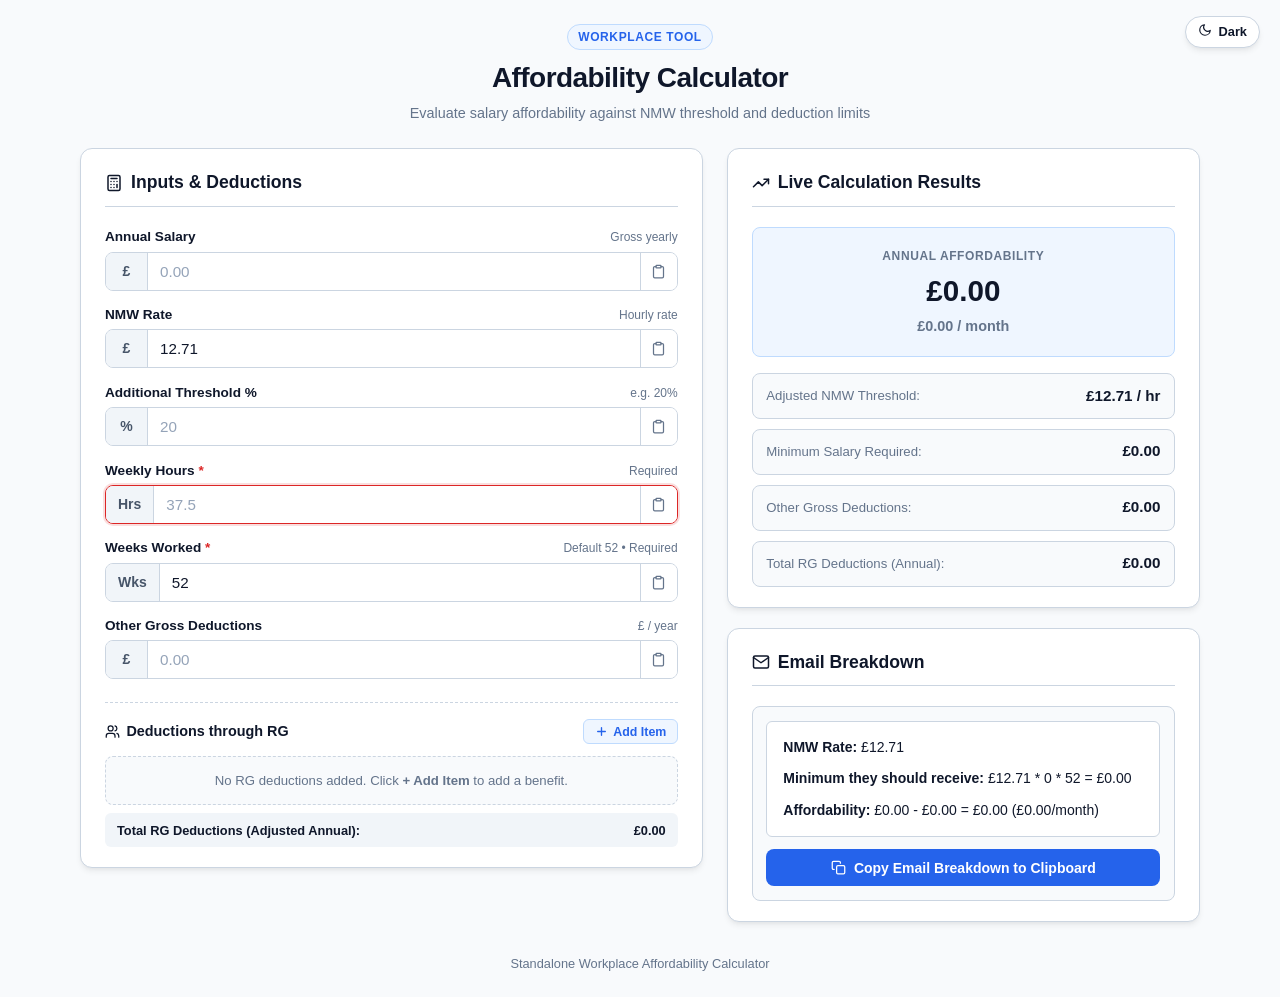
<file: index.html>
<!DOCTYPE html>
<html lang="en">
<head>
  <meta charset="UTF-8">
  <meta name="viewport" content="width=device-width, initial-scale=1.0">
  <title>Affordability Calculator</title>
  <style>
    :root {
      --bg: #f8fafc;
      --card-bg: #ffffff;
      --input-bg: #ffffff;
      --input-addon-bg: #f1f5f9;
      --input-addon-color: #475569;
      --primary: #2563eb;
      --primary-hover: #1d4ed8;
      --primary-light: #eff6ff;
      --primary-border: #bfdbfe;
      --success: #16a34a;
      --success-light: #f0fdf4;
      --success-border: #bbf7d0;
      --danger: #dc2626;
      --danger-light: #fef2f2;
      --danger-border: #fecaca;
      --text-main: #0f172a;
      --text-muted: #64748b;
      --border-color: #cbd5e1;
      --border-focus: #2563eb;
      --sub-bg: #f8fafc;
      --radius-sm: 6px;
      --radius-md: 8px;
      --radius-lg: 12px;
      --shadow: 0 4px 6px -1px rgb(0 0 0 / 0.07), 0 2px 4px -2px rgb(0 0 0 / 0.05);
      --font-sans: -apple-system, BlinkMacSystemFont, "Segoe UI", Roboto, Helvetica, Arial, sans-serif;
      --font-mono: ui-monospace, SFMono-Regular, Menlo, Monaco, Consolas, "Liberation Mono", monospace;
    }

    [data-theme="dark"] {
      --bg: #0b0f19;
      --card-bg: #151c2c;
      --input-bg: #1e293b;
      --input-addon-bg: #0f172a;
      --input-addon-color: #94a3b8;
      --primary: #3b82f6;
      --primary-hover: #60a5fa;
      --primary-light: rgba(59, 130, 246, 0.15);
      --primary-border: #1d4ed8;
      --success: #22c55e;
      --success-light: rgba(34, 197, 94, 0.15);
      --success-border: #15803d;
      --danger: #ef4444;
      --danger-light: rgba(239, 68, 68, 0.15);
      --danger-border: #b91c1c;
      --text-main: #f1f5f9;
      --text-muted: #94a3b8;
      --border-color: #2b3648;
      --border-focus: #3b82f6;
      --sub-bg: #0f172a;
      --shadow: 0 4px 6px -1px rgb(0 0 0 / 0.35), 0 2px 4px -2px rgb(0 0 0 / 0.25);
    }

    * {
      box-sizing: border-box;
      margin: 0;
      padding: 0;
    }

    body {
      background-color: var(--bg);
      color: var(--text-main);
      font-family: var(--font-sans);
      line-height: 1.5;
      padding: 1.5rem 1rem;
      min-height: 100vh;
      transition: background-color 0.2s, color 0.2s;
      position: relative;
    }

    .theme-toggle {
      position: absolute;
      top: 1rem;
      right: 1.25rem;
      display: inline-flex;
      align-items: center;
      gap: 0.4rem;
      background: var(--card-bg);
      color: var(--text-main);
      border: 1px solid var(--border-color);
      padding: 0.4rem 0.75rem;
      border-radius: 9999px;
      font-size: 0.8rem;
      font-weight: 600;
      cursor: pointer;
      box-shadow: var(--shadow);
      transition: background 0.2s, border-color 0.2s, color 0.2s;
      z-index: 99;
    }

    .theme-toggle:hover {
      border-color: var(--border-focus);
      background: var(--sub-bg);
    }

    .theme-toggle svg {
      width: 14px;
      height: 14px;
    }

    .container {
      max-width: 1120px;
      margin: 0 auto;
    }

    header {
      margin-bottom: 1.5rem;
      text-align: center;
    }

    .badge {
      display: inline-block;
      padding: 0.2rem 0.65rem;
      font-size: 0.75rem;
      font-weight: 600;
      text-transform: uppercase;
      letter-spacing: 0.05em;
      border-radius: 9999px;
      background: var(--primary-light);
      color: var(--primary);
      margin-bottom: 0.4rem;
      border: 1px solid var(--primary-border);
    }

    h1 {
      font-size: 1.75rem;
      font-weight: 700;
      letter-spacing: -0.02em;
    }

    p.subtitle {
      color: var(--text-muted);
      font-size: 0.9rem;
      margin-top: 0.25rem;
    }

    .layout-grid {
      display: grid;
      grid-template-columns: 1fr;
      gap: 1.5rem;
    }

    @media (min-width: 880px) {
      .layout-grid {
        grid-template-columns: 1.25fr 0.95fr;
        align-items: start;
      }
    }

    .card {
      background: var(--card-bg);
      border-radius: var(--radius-lg);
      border: 1px solid var(--border-color);
      box-shadow: var(--shadow);
      padding: 1.25rem 1.5rem;
    }

    .card-title {
      font-size: 1.1rem;
      font-weight: 600;
      margin-bottom: 1.25rem;
      display: flex;
      align-items: center;
      justify-content: space-between;
      padding-bottom: 0.65rem;
      border-bottom: 1px solid var(--border-color);
    }

    .card-title-text {
      display: flex;
      align-items: center;
      gap: 0.5rem;
    }

    .field-group {
      display: flex;
      flex-direction: column;
      gap: 0.9rem;
    }

    .field-row {
      display: flex;
      flex-direction: column;
      gap: 0.25rem;
    }

    .field-label {
      font-size: 0.85rem;
      font-weight: 600;
      color: var(--text-main);
      display: flex;
      justify-content: space-between;
      align-items: center;
    }

    .field-label span.hint {
      font-weight: 400;
      color: var(--text-muted);
      font-size: 0.75rem;
    }

    .input-wrapper {
      display: flex;
      align-items: stretch;
      border: 1px solid var(--border-color);
      border-radius: var(--radius-md);
      background: var(--input-bg);
      overflow: hidden;
      transition: border-color 0.15s, box-shadow 0.15s;
    }

    .input-wrapper:focus-within {
      border-color: var(--border-focus);
      box-shadow: 0 0 0 3px rgba(37, 99, 235, 0.15);
    }

    .input-wrapper.required-missing {
      border-color: var(--danger);
      box-shadow: 0 0 0 2px rgba(220, 38, 38, 0.15);
    }

    .addon {
      background: var(--input-addon-bg);
      color: var(--input-addon-color);
      font-weight: 600;
      padding: 0.5rem 0.75rem;
      font-size: 0.875rem;
      display: flex;
      align-items: center;
      border-right: 1px solid var(--border-color);
      user-select: none;
      min-width: 42px;
      justify-content: center;
    }

    .calc-input {
      flex: 1;
      border: none;
      outline: none;
      padding: 0.5rem 0.75rem;
      font-size: 0.95rem;
      font-family: inherit;
      color: var(--text-main);
      background: transparent;
      min-width: 0;
    }

    .calc-input::placeholder {
      color: #94a3b8;
    }

    .paste-btn {
      background: var(--input-bg);
      border: none;
      border-left: 1px solid var(--border-color);
      color: var(--text-muted);
      padding: 0 0.65rem;
      display: flex;
      align-items: center;
      justify-content: center;
      cursor: pointer;
      position: relative;
      transition: background 0.15s, color 0.15s;
    }

    .paste-btn:hover {
      background: var(--input-addon-bg);
      color: var(--primary);
    }

    .paste-btn svg {
      width: 15px;
      height: 15px;
    }

    .paste-feedback {
      position: absolute;
      bottom: calc(100% + 4px);
      right: 0;
      background: #1e293b;
      color: #fff;
      font-size: 0.7rem;
      padding: 2px 6px;
      border-radius: 4px;
      opacity: 0;
      pointer-events: none;
      transition: opacity 0.2s;
      white-space: nowrap;
      z-index: 10;
    }

    .paste-feedback.show {
      opacity: 1;
    }

    /* RG Deductions Section */
    .rg-section {
      margin-top: 0.5rem;
      padding-top: 1rem;
      border-top: 1px dashed var(--border-color);
    }

    .rg-header {
      display: flex;
      justify-content: space-between;
      align-items: center;
      margin-bottom: 0.75rem;
    }

    .rg-title {
      font-size: 0.9rem;
      font-weight: 700;
      color: var(--text-main);
      display: flex;
      align-items: center;
      gap: 0.4rem;
    }

    .btn-add-item {
      display: inline-flex;
      align-items: center;
      gap: 0.35rem;
      background: var(--primary-light);
      color: var(--primary);
      border: 1px solid var(--primary-border);
      padding: 0.3rem 0.65rem;
      font-size: 0.775rem;
      font-weight: 600;
      border-radius: var(--radius-sm);
      cursor: pointer;
      transition: background 0.15s;
    }

    .btn-add-item:hover {
      background: #dbeafe;
    }

    .rg-list {
      display: flex;
      flex-direction: column;
      gap: 0.75rem;
    }

    .rg-item-card {
      background: var(--sub-bg);
      border: 1px solid var(--border-color);
      border-radius: var(--radius-md);
      padding: 0.75rem;
      display: flex;
      flex-direction: column;
      gap: 0.5rem;
      position: relative;
    }

    .rg-item-top {
      display: grid;
      grid-template-columns: 1.2fr 1fr auto;
      gap: 0.5rem;
      align-items: center;
    }

    .rg-item-bottom {
      display: flex;
      align-items: center;
      justify-content: space-between;
      flex-wrap: wrap;
      gap: 0.5rem;
      padding-top: 0.4rem;
      border-top: 1px dotted var(--border-color);
      font-size: 0.8rem;
    }

    .period-checkbox-wrapper {
      display: inline-flex;
      align-items: center;
      gap: 0.4rem;
      cursor: pointer;
      user-select: none;
      font-weight: 500;
      color: var(--text-main);
    }

    .period-checkbox-wrapper input[type="checkbox"] {
      cursor: pointer;
      width: 14px;
      height: 14px;
    }

    .period-input-group {
      display: inline-flex;
      align-items: center;
      gap: 0.35rem;
    }

    .period-input-wrapper {
      display: inline-flex;
      align-items: center;
      border: 1px solid var(--border-color);
      border-radius: var(--radius-sm);
      background: var(--input-bg);
      overflow: hidden;
      width: 85px;
    }

    .period-input-wrapper input {
      width: 100%;
      border: none;
      outline: none;
      padding: 0.2rem 0.4rem;
      font-size: 0.8rem;
      text-align: right;
      color: var(--text-main);
      background: transparent;
    }

    .period-addon {
      background: var(--input-addon-bg);
      font-size: 0.75rem;
      color: var(--input-addon-color);
      padding: 0.2rem 0.35rem;
      border-left: 1px solid var(--border-color);
    }

    .period-adjusted-note {
      font-size: 0.75rem;
      color: var(--primary);
      font-weight: 600;
    }

    .btn-remove-rg {
      background: transparent;
      border: 1px solid transparent;
      color: #94a3b8;
      border-radius: var(--radius-sm);
      padding: 0.35rem;
      display: inline-flex;
      align-items: center;
      justify-content: center;
      cursor: pointer;
      transition: color 0.15s, background 0.15s;
    }

    .btn-remove-rg:hover {
      color: var(--danger);
      background: var(--danger-light);
      border-color: var(--danger-border);
    }

    .rg-summary-bar {
      margin-top: 0.5rem;
      padding: 0.45rem 0.75rem;
      background: var(--input-addon-bg);
      border-radius: var(--radius-sm);
      display: flex;
      justify-content: space-between;
      align-items: center;
      font-size: 0.8rem;
      font-weight: 600;
      color: var(--text-main);
    }

    /* Right column: Results & Email */
    .results-stack {
      display: flex;
      flex-direction: column;
      gap: 1.25rem;
    }

    .highlight-card {
      border-radius: var(--radius-md);
      padding: 1.15rem;
      background: var(--primary-light);
      border: 1px solid var(--primary-border);
      text-align: center;
      transition: background 0.2s, border-color 0.2s;
    }

    .highlight-card.positive {
      background: var(--success-light);
      border-color: var(--success-border);
    }

    .highlight-card.negative {
      background: var(--danger-light);
      border-color: var(--danger-border);
    }

    .highlight-label {
      font-size: 0.75rem;
      font-weight: 700;
      text-transform: uppercase;
      letter-spacing: 0.05em;
      color: var(--text-muted);
      margin-bottom: 0.25rem;
    }

    .highlight-value {
      font-size: 1.85rem;
      font-weight: 800;
      color: var(--text-main);
      font-variant-numeric: tabular-nums;
    }

    .highlight-sub {
      font-size: 0.9rem;
      font-weight: 600;
      margin-top: 0.2rem;
      color: var(--text-muted);
    }

    .positive .highlight-value {
      color: var(--success);
    }

    .negative .highlight-value {
      color: var(--danger);
    }

    .metrics-grid {
      display: grid;
      grid-template-columns: 1fr;
      gap: 0.65rem;
      margin-top: 1rem;
    }

    .metric-box {
      background: var(--sub-bg);
      border: 1px solid var(--border-color);
      border-radius: var(--radius-md);
      padding: 0.65rem 0.85rem;
      display: flex;
      justify-content: space-between;
      align-items: center;
    }

    .metric-label {
      font-size: 0.825rem;
      color: var(--text-muted);
      font-weight: 500;
    }

    .metric-value {
      font-size: 0.95rem;
      font-weight: 700;
      color: var(--text-main);
      font-variant-numeric: tabular-nums;
    }

    .btn {
      display: inline-flex;
      align-items: center;
      justify-content: center;
      gap: 0.5rem;
      padding: 0.6rem 1rem;
      font-size: 0.875rem;
      font-weight: 600;
      border-radius: var(--radius-md);
      cursor: pointer;
      transition: background 0.15s, border-color 0.15s;
      border: 1px solid transparent;
      width: 100%;
    }

    .btn-primary {
      background: var(--primary);
      color: #fff;
    }

    .btn-primary:hover {
      background: var(--primary-hover);
    }

    .btn-outline {
      background: var(--card-bg);
      color: var(--text-main);
      border-color: var(--border-color);
    }

    .btn-outline:hover {
      background: var(--sub-bg);
      border-color: var(--text-muted);
    }

    .email-container {
      background: var(--sub-bg);
      border: 1px solid var(--border-color);
      border-radius: var(--radius-md);
      padding: 0.85rem;
    }

    .email-preview {
      width: 100%;
      min-height: 110px;
      padding: 0.85rem 1rem;
      font-family: var(--font-sans);
      font-size: 0.875rem;
      line-height: 1.65;
      background: var(--input-bg);
      color: var(--text-main);
      border: 1px solid var(--border-color);
      border-radius: var(--radius-sm);
      word-break: break-word;
      user-select: all;
    }

    .email-line {
      margin-bottom: 0.55rem;
    }

    .email-line:last-child {
      margin-bottom: 0;
    }

    .email-line strong {
      font-weight: 700;
      color: var(--text-main);
    }

    .email-actions {
      display: flex;
      margin-top: 0.75rem;
    }

    .toast {
      position: fixed;
      bottom: 1.5rem;
      right: 1.5rem;
      background: #0f172a;
      color: #fff;
      padding: 0.65rem 1rem;
      border-radius: var(--radius-md);
      font-size: 0.85rem;
      font-weight: 500;
      box-shadow: 0 10px 15px -3px rgba(0,0,0,0.2);
      transform: translateY(100px);
      opacity: 0;
      transition: all 0.2s cubic-bezier(0.16, 1, 0.3, 1);
      display: flex;
      align-items: center;
      gap: 0.5rem;
      z-index: 100;
    }

    .toast.show {
      transform: translateY(0);
      opacity: 1;
    }

    footer {
      margin-top: 2rem;
      text-align: center;
      color: var(--text-muted);
      font-size: 0.8rem;
    }
  </style>
</head>
<body>

<button type="button" class="theme-toggle" id="themeToggle" title="Toggle dark/light mode" aria-label="Toggle theme">
  <span id="themeIcon">
    <svg viewBox="0 0 24 24" fill="none" stroke="currentColor" stroke-width="2" stroke-linecap="round" stroke-linejoin="round"><path d="M21 12.79A9 9 0 1 1 11.21 3 7 7 0 0 0 21 12.79z"></path></svg>
  </span>
  <span id="themeText">Dark</span>
</button>

<div class="container">
  <header>
    <div class="badge">Workplace Tool</div>
    <h1>Affordability Calculator</h1>
    <p class="subtitle">Evaluate salary affordability against NMW threshold and deduction limits</p>
  </header>

  <div class="layout-grid">
    <!-- LEFT: INPUTS -->
    <div class="card">
      <div class="card-title">
        <div class="card-title-text">
          <svg width="18" height="18" viewBox="0 0 24 24" fill="none" stroke="currentColor" stroke-width="2" stroke-linecap="round" stroke-linejoin="round"><rect x="4" y="2" width="16" height="20" rx="2"/><line x1="8" y1="6" x2="16" y2="6"/><line x1="16" y1="14" x2="16" y2="18"/><path d="M16 10h.01"/><path d="M12 10h.01"/><path d="M8 10h.01"/><path d="M12 14h.01"/><path d="M8 14h.01"/><path d="M12 18h.01"/><path d="M8 18h.01"/></svg>
          Inputs & Deductions
        </div>
      </div>

      <div class="field-group">
        <!-- Annual Salary -->
        <div class="field-row">
          <label class="field-label" for="annualSalary">
            Annual Salary
            <span class="hint">Gross yearly</span>
          </label>
          <div class="input-wrapper">
            <span class="addon">£</span>
            <input type="text" inputmode="decimal" id="annualSalary" class="calc-input main-input" placeholder="0.00">
            <button type="button" class="paste-btn" tabindex="-1" data-target="annualSalary" title="Paste from clipboard">
              <svg viewBox="0 0 24 24" fill="none" stroke="currentColor" stroke-width="2" stroke-linecap="round" stroke-linejoin="round"><path d="M16 4h2a2 2 0 0 1 2 2v14a2 2 0 0 1-2 2H6a2 2 0 0 1-2-2V6a2 2 0 0 1 2-2h2"/><rect x="8" y="2" width="8" height="4" rx="1" ry="1"/></svg>
              <div class="paste-feedback">Pasted!</div>
            </button>
          </div>
        </div>

        <!-- NMW Rate -->
        <div class="field-row">
          <label class="field-label" for="nmwRate">
            NMW Rate
            <span class="hint">Hourly rate</span>
          </label>
          <div class="input-wrapper">
            <span class="addon">£</span>
            <input type="text" inputmode="decimal" id="nmwRate" class="calc-input main-input" placeholder="12.71" value="12.71">
            <button type="button" class="paste-btn" tabindex="-1" data-target="nmwRate" title="Paste from clipboard">
              <svg viewBox="0 0 24 24" fill="none" stroke="currentColor" stroke-width="2" stroke-linecap="round" stroke-linejoin="round"><path d="M16 4h2a2 2 0 0 1 2 2v14a2 2 0 0 1-2 2H6a2 2 0 0 1-2-2V6a2 2 0 0 1 2-2h2"/><rect x="8" y="2" width="8" height="4" rx="1" ry="1"/></svg>
              <div class="paste-feedback">Pasted!</div>
            </button>
          </div>
        </div>

        <!-- Additional Threshold % -->
        <div class="field-row">
          <label class="field-label" for="thresholdPct">
            Additional Threshold %
            <span class="hint">e.g. 20%</span>
          </label>
          <div class="input-wrapper">
            <span class="addon">%</span>
            <input type="text" inputmode="decimal" id="thresholdPct" class="calc-input main-input" placeholder="20">
            <button type="button" class="paste-btn" tabindex="-1" data-target="thresholdPct" title="Paste from clipboard">
              <svg viewBox="0 0 24 24" fill="none" stroke="currentColor" stroke-width="2" stroke-linecap="round" stroke-linejoin="round"><path d="M16 4h2a2 2 0 0 1 2 2v14a2 2 0 0 1-2 2H6a2 2 0 0 1-2-2V6a2 2 0 0 1 2-2h2"/><rect x="8" y="2" width="8" height="4" rx="1" ry="1"/></svg>
              <div class="paste-feedback">Pasted!</div>
            </button>
          </div>
        </div>

        <!-- Weekly Hours -->
        <div class="field-row">
          <label class="field-label" for="weeklyHours">
            <span>Weekly Hours <span style="color: var(--danger); font-weight: 700;">*</span></span>
            <span class="hint">Required</span>
          </label>
          <div class="input-wrapper" id="weeklyHoursWrapper">
            <span class="addon">Hrs</span>
            <input type="text" inputmode="decimal" id="weeklyHours" class="calc-input main-input" placeholder="37.5" required>
            <button type="button" class="paste-btn" tabindex="-1" data-target="weeklyHours" title="Paste from clipboard">
              <svg viewBox="0 0 24 24" fill="none" stroke="currentColor" stroke-width="2" stroke-linecap="round" stroke-linejoin="round"><path d="M16 4h2a2 2 0 0 1 2 2v14a2 2 0 0 1-2 2H6a2 2 0 0 1-2-2V6a2 2 0 0 1 2-2h2"/><rect x="8" y="2" width="8" height="4" rx="1" ry="1"/></svg>
              <div class="paste-feedback">Pasted!</div>
            </button>
          </div>
        </div>

        <!-- Weeks Worked -->
        <div class="field-row">
          <label class="field-label" for="weeksWorked">
            <span>Weeks Worked <span style="color: var(--danger); font-weight: 700;">*</span></span>
            <span class="hint">Default 52 &bull; Required</span>
          </label>
          <div class="input-wrapper" id="weeksWorkedWrapper">
            <span class="addon">Wks</span>
            <input type="text" inputmode="decimal" id="weeksWorked" class="calc-input main-input" placeholder="52" value="52" required>
            <button type="button" class="paste-btn" tabindex="-1" data-target="weeksWorked" title="Paste from clipboard">
              <svg viewBox="0 0 24 24" fill="none" stroke="currentColor" stroke-width="2" stroke-linecap="round" stroke-linejoin="round"><path d="M16 4h2a2 2 0 0 1 2 2v14a2 2 0 0 1-2 2H6a2 2 0 0 1-2-2V6a2 2 0 0 1 2-2h2"/><rect x="8" y="2" width="8" height="4" rx="1" ry="1"/></svg>
              <div class="paste-feedback">Pasted!</div>
            </button>
          </div>
        </div>

        <!-- Other Gross Deductions -->
        <div class="field-row">
          <label class="field-label" for="otherDeductions">
            Other Gross Deductions
            <span class="hint">£ / year</span>
          </label>
          <div class="input-wrapper">
            <span class="addon">£</span>
            <input type="text" inputmode="decimal" id="otherDeductions" class="calc-input main-input" placeholder="0.00">
            <button type="button" class="paste-btn" tabindex="-1" data-target="otherDeductions" title="Paste from clipboard">
              <svg viewBox="0 0 24 24" fill="none" stroke="currentColor" stroke-width="2" stroke-linecap="round" stroke-linejoin="round"><path d="M16 4h2a2 2 0 0 1 2 2v14a2 2 0 0 1-2 2H6a2 2 0 0 1-2-2V6a2 2 0 0 1 2-2h2"/><rect x="8" y="2" width="8" height="4" rx="1" ry="1"/></svg>
              <div class="paste-feedback">Pasted!</div>
            </button>
          </div>
        </div>

        <!-- DEDUCTIONS THROUGH RG (Individual Items) -->
        <div class="rg-section">
          <div class="rg-header">
            <div class="rg-title">
              <svg width="15" height="15" viewBox="0 0 24 24" fill="none" stroke="currentColor" stroke-width="2" stroke-linecap="round" stroke-linejoin="round"><path d="M16 21v-2a4 4 0 0 0-4-4H6a4 4 0 0 0-4 4v2"/><circle cx="9" cy="7" r="4"/><path d="M22 21v-2a4 4 0 0 0-3-3.87"/><path d="M16 3.13a4 4 0 0 1 0 7.75"/></svg>
              Deductions through RG
            </div>
            <button type="button" class="btn-add-item" id="btnAddRGItem" tabindex="-1">
              <svg width="13" height="13" viewBox="0 0 24 24" fill="none" stroke="currentColor" stroke-width="2.5" stroke-linecap="round" stroke-linejoin="round"><line x1="12" y1="5" x2="12" y2="19"/><line x1="5" y1="12" x2="19" y2="12"/></svg>
              Add Item
            </button>
          </div>

          <div class="rg-list" id="rgList">
            <!-- Dynamic RG Items will be rendered here -->
          </div>

          <div class="rg-summary-bar">
            <span>Total RG Deductions (Adjusted Annual):</span>
            <span id="rgTotalLabel">£0.00</span>
          </div>
        </div>

      </div>
    </div>

    <!-- RIGHT: LIVE RESULTS & EMAIL GENERATOR -->
    <div class="results-stack">
      <!-- RESULTS CARD -->
      <div class="card">
        <div class="card-title">
          <div class="card-title-text">
            <svg width="18" height="18" viewBox="0 0 24 24" fill="none" stroke="currentColor" stroke-width="2" stroke-linecap="round" stroke-linejoin="round"><polyline points="22 7 13.5 15.5 8.5 10.5 2 17"/><polyline points="16 7 22 7 22 13"/></svg>
            Live Calculation Results
          </div>
        </div>

        <div class="highlight-card" id="highlightCard">
          <div class="highlight-label">Annual Affordability</div>
          <div class="highlight-value" id="displayAffordabilityAnnual">£0.00</div>
          <div class="highlight-sub" id="displayAffordabilityMonthly">£0.00 / month</div>
        </div>

        <div class="metrics-grid">
          <div class="metric-box">
            <span class="metric-label">Adjusted NMW Threshold:</span>
            <span class="metric-value" id="displayAdjustedNMW">£0.00 / hr</span>
          </div>
          <div class="metric-box">
            <span class="metric-label">Minimum Salary Required:</span>
            <span class="metric-value" id="displayMinSalary">£0.00</span>
          </div>
          <div class="metric-box">
            <span class="metric-label">Other Gross Deductions:</span>
            <span class="metric-value" id="displayOtherDeductions">£0.00</span>
          </div>
          <div class="metric-box">
            <span class="metric-label">Total RG Deductions (Annual):</span>
            <span class="metric-value" id="displayRGDeductions">£0.00</span>
          </div>
        </div>
      </div>

      <!-- EMAIL BREAKDOWN CARD -->
      <div class="card">
        <div class="card-title">
          <div class="card-title-text">
            <svg width="18" height="18" viewBox="0 0 24 24" fill="none" stroke="currentColor" stroke-width="2" stroke-linecap="round" stroke-linejoin="round"><path d="M4 4h16c1.1 0 2 .9 2 2v12c0 1.1-.9 2-2 2H4c-1.1 0-2-.9-2-2V6c0-1.1.9-2 2-2z"/><polyline points="22,6 12,13 2,6"/></svg>
            Email Breakdown
          </div>
        </div>

        <div class="email-container">
          <div id="emailPreview" class="email-preview"></div>
          <div class="email-actions">
            <button type="button" class="btn btn-primary" id="btnCopyEmail">
              <svg width="15" height="15" viewBox="0 0 24 24" fill="none" stroke="currentColor" stroke-width="2" stroke-linecap="round" stroke-linejoin="round"><rect x="9" y="9" width="13" height="13" rx="2" ry="2"/><path d="M5 15H4a2 2 0 0 1-2-2V4a2 2 0 0 1 2-2h9a2 2 0 0 1 2 2v1"/></svg>
              Copy Email Breakdown to Clipboard
            </button>
          </div>
        </div>
      </div>
    </div>
  </div>

  <footer>
    Standalone Workplace Affordability Calculator
  </footer>
</div>

<div class="toast" id="toast">
  <svg width="16" height="16" viewBox="0 0 24 24" fill="none" stroke="currentColor" stroke-width="2" stroke-linecap="round" stroke-linejoin="round"><polyline points="20 6 9 17 4 12"/></svg>
  <span id="toastMessage">Copied to clipboard</span>
</div>

<script>
  // State for RG items: { id, name, amount, hasPeriod, periodMonths }
  let rgItems = [];
  let nextRgId = 1;

  // Format currency with exactly 2 decimal places and commas
  function formatMoney(amount) {
    if (isNaN(amount) || !isFinite(amount)) return '0.00';
    return Number(amount).toLocaleString('en-GB', {
      minimumFractionDigits: 2,
      maximumFractionDigits: 2
    });
  }

  // Parse input strings to floating point numbers
  function parseVal(id, defaultValue = 0) {
    const el = document.getElementById(id);
    if (!el) return defaultValue;
    const raw = el.value.replace(/[^0-9.-]+/g, '');
    if (raw === '' || isNaN(raw)) return defaultValue;
    return parseFloat(raw);
  }

  // Toast feedback
  let toastTimer = null;
  function showToast(message) {
    const toast = document.getElementById('toast');
    const msgEl = document.getElementById('toastMessage');
    msgEl.textContent = message;
    toast.classList.add('show');
    clearTimeout(toastTimer);
    toastTimer = setTimeout(() => {
      toast.classList.remove('show');
    }, 2200);
  }

  // Bind paste button action
  function bindPasteBtn(btn, targetInput) {
    btn.addEventListener('click', async () => {
      const feedback = btn.querySelector('.paste-feedback');
      try {
        if (!navigator.clipboard || !navigator.clipboard.readText) {
          throw new Error('Clipboard API unavailable');
        }
        const text = await navigator.clipboard.readText();
        if (text !== undefined && text !== null) {
          const cleaned = text.trim().replace(/[^0-9.-]+/g, '');
          targetInput.value = cleaned || text.trim();
          targetInput.dispatchEvent(new Event('input', { bubbles: true }));
          if (feedback) {
            feedback.classList.add('show');
            setTimeout(() => feedback.classList.remove('show'), 1400);
          }
        }
      } catch (err) {
        const pasted = prompt('Please paste your value here:');
        if (pasted !== null) {
          const cleaned = pasted.trim().replace(/[^0-9.-]+/g, '');
          targetInput.value = cleaned || pasted.trim();
          targetInput.dispatchEvent(new Event('input', { bubbles: true }));
        }
      }
    });
  }

  // Auto-select text on focus so user is ready to type immediately when TABbing
  function attachAutoSelect(inputEl) {
    inputEl.addEventListener('focus', () => {
      inputEl.select();
    });
  }

  // Render RG Deductions List
  function renderRGItems() {
    const container = document.getElementById('rgList');
    container.innerHTML = '';

    if (rgItems.length === 0) {
      container.innerHTML = `
        <div style="padding: 0.85rem; text-align: center; color: var(--text-muted); font-size: 0.825rem; border: 1px dashed var(--border-color); border-radius: var(--radius-md); background: var(--sub-bg);">
          No RG deductions added. Click <strong>+ Add Item</strong> to add a benefit.
        </div>
      `;
      updateAdjustedNotes();
      return;
    }

    rgItems.forEach((item, index) => {
      const card = document.createElement('div');
      card.className = 'rg-item-card';
      card.dataset.id = item.id;

      card.innerHTML = `
        <div class="rg-item-top">
          <input type="text" class="calc-input rg-name-input" placeholder="e.g. Cycle to Work" value="${item.name.replace(/"/g, '&quot;')}" style="border: 1px solid var(--border-color); border-radius: var(--radius-md); padding: 0.45rem 0.65rem; background: var(--input-bg); color: var(--text-main);">
          <div class="input-wrapper">
            <span class="addon" style="padding: 0.45rem 0.55rem; min-width: 32px;">£</span>
            <input type="text" inputmode="decimal" class="calc-input rg-amount-input" placeholder="0.00" value="${item.amount > 0 ? item.amount : ''}">
            <button type="button" class="paste-btn rg-paste-btn" tabindex="-1" title="Paste amount">
              <svg viewBox="0 0 24 24" fill="none" stroke="currentColor" stroke-width="2" stroke-linecap="round" stroke-linejoin="round"><path d="M16 4h2a2 2 0 0 1 2 2v14a2 2 0 0 1-2 2H6a2 2 0 0 1-2-2V6a2 2 0 0 1 2-2h2"/><rect x="8" y="2" width="8" height="4" rx="1" ry="1"/></svg>
              <div class="paste-feedback">Pasted!</div>
            </button>
          </div>
          <button type="button" class="btn-remove-rg" tabindex="-1" title="Remove item">
            <svg width="15" height="15" viewBox="0 0 24 24" fill="none" stroke="currentColor" stroke-width="2" stroke-linecap="round" stroke-linejoin="round"><polyline points="3 6 5 6 21 6"/><path d="M19 6v14a2 2 0 0 1-2 2H7a2 2 0 0 1-2-2V6m3 0V4a2 2 0 0 1 2-2h4a2 2 0 0 1 2 2v2"/></svg>
          </button>
        </div>
        <div class="rg-item-bottom">
          <label class="period-checkbox-wrapper">
            <input type="checkbox" class="rg-period-checkbox" ${item.hasPeriod ? 'checked' : ''}>
            <span>Custom period (months)</span>
          </label>
          <div class="period-input-group" style="${item.hasPeriod ? '' : 'display: none;'}">
            <div class="period-input-wrapper">
              <input type="text" inputmode="numeric" class="rg-period-months" value="${item.periodMonths || 12}">
              <span class="period-addon">mo</span>
            </div>
            <span class="period-adjusted-note" id="note_${item.id}"></span>
          </div>
        </div>
      `;

      // Event listeners for this card
      const nameInput = card.querySelector('.rg-name-input');
      const amountInput = card.querySelector('.rg-amount-input');
      const pasteBtn = card.querySelector('.rg-paste-btn');
      const removeBtn = card.querySelector('.btn-remove-rg');
      const checkbox = card.querySelector('.rg-period-checkbox');
      const periodGroup = card.querySelector('.period-input-group');
      const monthsInput = card.querySelector('.rg-period-months');

      attachAutoSelect(nameInput);
      attachAutoSelect(amountInput);
      attachAutoSelect(monthsInput);

      bindPasteBtn(pasteBtn, amountInput);

      nameInput.addEventListener('input', (e) => {
        item.name = e.target.value;
        onValuesUpdated();
      });

      amountInput.addEventListener('input', (e) => {
        const raw = e.target.value.replace(/[^0-9.-]+/g, '');
        item.amount = raw === '' || isNaN(raw) ? 0 : parseFloat(raw);
        onValuesUpdated();
      });

      checkbox.addEventListener('change', (e) => {
        item.hasPeriod = e.target.checked;
        periodGroup.style.display = item.hasPeriod ? 'inline-flex' : 'none';
        if (item.hasPeriod && (!item.periodMonths || item.periodMonths <= 0)) {
          item.periodMonths = 12;
          monthsInput.value = '12';
        }
        onValuesUpdated();
      });

      monthsInput.addEventListener('input', (e) => {
        const raw = e.target.value.replace(/[^0-9.]+/g, '');
        item.periodMonths = raw === '' || isNaN(raw) ? 12 : parseFloat(raw);
        onValuesUpdated();
      });

      removeBtn.addEventListener('click', () => {
        rgItems = rgItems.filter(i => i.id !== item.id);
        renderRGItems();
        onValuesUpdated();
      });

      container.appendChild(card);
    });

    updateAdjustedNotes();
  }

  // Update note displayed for period-adjusted items (e.g. "Adjusted: £666.67/yr")
  function updateAdjustedNotes() {
    rgItems.forEach(item => {
      const noteEl = document.getElementById(`note_${item.id}`);
      if (!noteEl) return;
      if (item.hasPeriod && item.periodMonths > 0 && item.amount > 0) {
        // Full decimal calculation: (amount / periodMonths) * 12
        const annualAdjusted = (item.amount / item.periodMonths) * 12;
        noteEl.textContent = `Adjusted: £${formatMoney(annualAdjusted)}/yr`;
      } else {
        noteEl.textContent = '';
      }
    });
  }

  // Core Calculation Function: Uses full floating-point precision throughout
  function calculate() {
    const annualSalary = parseVal('annualSalary', 0);
    const nmwRate = parseVal('nmwRate', 0);
    const thresholdPct = parseVal('thresholdPct', 0);
    const weeklyHours = parseVal('weeklyHours', 0);
    const weeksWorked = parseVal('weeksWorked', 52);
    const otherDeductions = parseVal('otherDeductions', 0);

    // Adjusted NMW Threshold = NMW Rate * (1 + Additional Threshold %)
    const adjustedNMW = nmwRate * (1 + (thresholdPct / 100));

    // Minimum Salary = Adjusted NMW Threshold * Weekly Hours * Weeks Worked
    const minSalary = adjustedNMW * weeklyHours * weeksWorked;

    // RG Deductions: Full decimal points, adjusted for period if box ticked
    let totalRGDeductions = 0;
    rgItems.forEach(item => {
      let itemAnnual = item.amount || 0;
      if (item.hasPeriod && item.periodMonths && item.periodMonths > 0) {
        // e.g. 1000 / 18 * 12 = 666.66666667
        itemAnnual = (item.amount / item.periodMonths) * 12;
      }
      totalRGDeductions += itemAnnual;
    });

    // Affordability (Annual) = Annual Salary - Minimum Salary - Other Gross Deductions - Deductions through RG
    const affordabilityAnnual = annualSalary - minSalary - otherDeductions - totalRGDeductions;

    // Monthly Affordability = Affordability (Annual) / 12
    const affordabilityMonthly = affordabilityAnnual / 12;

    // Update UI elements (format final results with 2 decimal places)
    document.getElementById('rgTotalLabel').textContent = `£${formatMoney(totalRGDeductions)}`;
    document.getElementById('displayAdjustedNMW').textContent = `£${formatMoney(adjustedNMW)} / hr`;
    document.getElementById('displayMinSalary').textContent = `£${formatMoney(minSalary)}`;
    document.getElementById('displayOtherDeductions').textContent = `£${formatMoney(otherDeductions)}`;
    document.getElementById('displayRGDeductions').textContent = `£${formatMoney(totalRGDeductions)}`;
    document.getElementById('displayAffordabilityAnnual').textContent = `£${formatMoney(affordabilityAnnual)}`;
    document.getElementById('displayAffordabilityMonthly').textContent = `£${formatMoney(affordabilityMonthly)} / month`;

    const highlightCard = document.getElementById('highlightCard');
    highlightCard.classList.remove('positive', 'negative');
    if (affordabilityAnnual > 0) {
      highlightCard.classList.add('positive');
    } else if (affordabilityAnnual < 0) {
      highlightCard.classList.add('negative');
    }

    // Required fields validation indicators
    const hoursWrapper = document.getElementById('weeklyHoursWrapper');
    const weeksWrapper = document.getElementById('weeksWorkedWrapper');
    const hoursInput = document.getElementById('weeklyHours');
    const weeksInput = document.getElementById('weeksWorked');

    if (hoursWrapper && hoursInput) {
      if (hoursInput.value.trim() === '' || parseVal('weeklyHours', 0) <= 0) {
        hoursWrapper.classList.add('required-missing');
      } else {
        hoursWrapper.classList.remove('required-missing');
      }
    }

    if (weeksWrapper && weeksInput) {
      if (weeksInput.value.trim() === '' || parseVal('weeksWorked', 0) <= 0) {
        weeksWrapper.classList.add('required-missing');
      } else {
        weeksWrapper.classList.remove('required-missing');
      }
    }

    updateAdjustedNotes();

    return {
      annualSalary,
      nmwRate,
      thresholdPct,
      weeklyHours,
      weeksWorked,
      otherDeductions,
      totalRGDeductions,
      adjustedNMW,
      minSalary,
      affordabilityAnnual,
      affordabilityMonthly
    };
  }

  // Email formatter with bold headers, benefit names, and omitting empty deductions
  function formatEmailBreakdown(calcData) {
    if (!calcData) calcData = calculate();

    const nmwStr = formatMoney(calcData.nmwRate);
    const thresholdStr = calcData.thresholdPct % 1 === 0 ? calcData.thresholdPct.toFixed(0) : calcData.thresholdPct.toString();
    const adjNmwStr = formatMoney(calcData.adjustedNMW);
    const hoursStr = calcData.weeklyHours % 1 === 0 ? calcData.weeklyHours.toFixed(0) : calcData.weeklyHours.toString();
    const weeksStr = calcData.weeksWorked % 1 === 0 ? calcData.weeksWorked.toFixed(0) : calcData.weeksWorked.toString();
    const minSalaryStr = formatMoney(calcData.minSalary);
    const annualSalaryStr = formatMoney(calcData.annualSalary);
    const otherDedStr = formatMoney(calcData.otherDeductions);
    const affAnnualStr = formatMoney(calcData.affordabilityAnnual);
    const affMonthlyStr = formatMoney(calcData.affordabilityMonthly);

    const thresholdInputVal = (document.getElementById('thresholdPct')?.value || '').trim();
    const hasThreshold = calcData.thresholdPct > 0 && thresholdInputVal !== '' && thresholdInputVal !== '0';

    const line1Prefix = 'NMW Rate:';
    const line1Body = hasThreshold
      ? ` £${nmwStr} + ${thresholdStr}% = £${adjNmwStr}`
      : ` £${nmwStr}`;

    const line2Prefix = 'Minimum they should receive:';
    const line2Body = ` £${adjNmwStr} * ${hoursStr} * ${weeksStr} = £${minSalaryStr}`;

    // Line 3: Build subtraction terms - omit Other Deductions and RG Deductions if not populated / 0
    let line3Terms = [`£${annualSalaryStr}`, `£${minSalaryStr}`];

    // Other Gross Deductions (only if populated and > 0)
    const otherDeductionsVal = (document.getElementById('otherDeductions')?.value || '').trim();
    if (calcData.otherDeductions > 0 && otherDeductionsVal !== '' && otherDeductionsVal !== '0') {
      line3Terms.push(`£${otherDedStr}`);
    }

    // RG Deductions (only if populated and > 0)
    let rgParts = [];
    rgItems.forEach(item => {
      const itemAnnual = (item.hasPeriod && item.periodMonths > 0) ? (item.amount / item.periodMonths) * 12 : item.amount;
      if (itemAnnual > 0) {
        const amtStr = `£${formatMoney(itemAnnual)}`;
        const name = (item.name || '').trim();
        if (name) {
          rgParts.push(`${amtStr} (${name})`);
        } else {
          rgParts.push(amtStr);
        }
      }
    });

    if (rgParts.length > 0 && calcData.totalRGDeductions > 0) {
      rgParts.forEach(p => line3Terms.push(p));
    }

    const line3Prefix = 'Affordability:';
    const line3Formula = line3Terms.join(' - ');
    const line3Body = ` ${line3Formula} = £${affAnnualStr} (£${affMonthlyStr}/month)`;

    const plain = `${line1Prefix}${line1Body}\n${line2Prefix}${line2Body}\n${line3Prefix}${line3Body}`;

    const html = `<p style="margin:0 0 8px 0; font-family: -apple-system, BlinkMacSystemFont, 'Segoe UI', Roboto, sans-serif; font-size: 14px; line-height: 1.5; color: #1e293b;"><strong>${line1Prefix}</strong>${line1Body}</p>` +
      `<p style="margin:0 0 8px 0; font-family: -apple-system, BlinkMacSystemFont, 'Segoe UI', Roboto, sans-serif; font-size: 14px; line-height: 1.5; color: #1e293b;"><strong>${line2Prefix}</strong>${line2Body}</p>` +
      `<p style="margin:0; font-family: -apple-system, BlinkMacSystemFont, 'Segoe UI', Roboto, sans-serif; font-size: 14px; line-height: 1.5; color: #1e293b;"><strong>${line3Prefix}</strong>${line3Body}</p>`;

    const uiHtml = `<div class="email-line"><strong>${line1Prefix}</strong>${line1Body}</div>` +
      `<div class="email-line"><strong>${line2Prefix}</strong>${line2Body}</div>` +
      `<div class="email-line"><strong>${line3Prefix}</strong>${line3Body}</div>`;

    return { plain, html, uiHtml };
  }

  function updateEmailBreakdown(calcData) {
    const { uiHtml } = formatEmailBreakdown(calcData);
    const previewEl = document.getElementById('emailPreview');
    if (previewEl) {
      previewEl.innerHTML = uiHtml;
    }
  }

  function onValuesUpdated() {
    const calcData = calculate();
    updateEmailBreakdown(calcData);
  }

  // Setup main inputs
  document.querySelectorAll('.main-input').forEach(input => {
    attachAutoSelect(input);
    input.addEventListener('input', onValuesUpdated);
    input.addEventListener('paste', () => {
      setTimeout(onValuesUpdated, 10);
    });
  });

  // Setup paste buttons on main inputs
  document.querySelectorAll('.paste-btn[data-target]').forEach(btn => {
    const targetId = btn.getAttribute('data-target');
    const targetInput = document.getElementById(targetId);
    if (targetInput) {
      bindPasteBtn(btn, targetInput);
    }
  });

  // Add Item Button
  document.getElementById('btnAddRGItem').addEventListener('click', () => {
    const newId = `rg_${nextRgId++}`;
    rgItems.push({
      id: newId,
      name: '',
      amount: 0,
      hasPeriod: false,
      periodMonths: 12
    });
    renderRGItems();
    onValuesUpdated();
    // Focus the new item's name input
    const newCard = document.querySelector(`.rg-item-card[data-id="${newId}"] .rg-name-input`);
    if (newCard) newCard.focus();
  });

  // Copy Email Breakdown Button (copies rich formatted HTML + plain text fallback)
  document.getElementById('btnCopyEmail').addEventListener('click', async () => {
    const hoursInput = document.getElementById('weeklyHours');
    const weeksInput = document.getElementById('weeksWorked');

    if (!hoursInput.value.trim() || parseVal('weeklyHours', 0) <= 0) {
      showToast('Weekly Hours is required!');
      hoursInput.focus();
      return;
    }
    if (!weeksInput.value.trim() || parseVal('weeksWorked', 0) <= 0) {
      showToast('Weeks Worked is required!');
      weeksInput.focus();
      return;
    }

    const calcData = calculate();
    const { plain, html } = formatEmailBreakdown(calcData);

    try {
      if (navigator.clipboard && navigator.clipboard.write) {
        const item = new ClipboardItem({
          'text/html': new Blob([html], { type: 'text/html' }),
          'text/plain': new Blob([plain], { type: 'text/plain' })
        });
        await navigator.clipboard.write([item]);
      } else if (navigator.clipboard && navigator.clipboard.writeText) {
        await navigator.clipboard.writeText(plain);
      } else {
        const previewEl = document.getElementById('emailPreview');
        const range = document.createRange();
        range.selectNodeContents(previewEl);
        const sel = window.getSelection();
        sel.removeAllRanges();
        sel.addRange(range);
        document.execCommand('copy');
        sel.removeAllRanges();
      }
      showToast('Email breakdown copied to clipboard!');
    } catch (err) {
      try {
        const previewEl = document.getElementById('emailPreview');
        const range = document.createRange();
        range.selectNodeContents(previewEl);
        const sel = window.getSelection();
        sel.removeAllRanges();
        sel.addRange(range);
        document.execCommand('copy');
        sel.removeAllRanges();
        showToast('Email breakdown copied to clipboard!');
      } catch (e) {
        showToast('Failed to copy');
      }
    }
  });

  // Theme Toggle (Dark Mode / Light Mode)
  const themeToggle = document.getElementById('themeToggle');
  const themeIcon = document.getElementById('themeIcon');
  const themeText = document.getElementById('themeText');

  const sunIcon = `<svg viewBox="0 0 24 24" fill="none" stroke="currentColor" stroke-width="2" stroke-linecap="round" stroke-linejoin="round"><circle cx="12" cy="12" r="5"/><line x1="12" y1="1" x2="12" y2="3"/><line x1="12" y1="21" x2="12" y2="23"/><line x1="4.22" y1="4.22" x2="5.64" y2="5.64"/><line x1="18.36" y1="18.36" x2="19.78" y2="19.78"/><line x1="1" y1="12" x2="3" y2="12"/><line x1="21" y1="12" x2="23" y2="12"/><line x1="4.22" y1="19.78" x2="5.64" y2="18.36"/><line x1="18.36" y1="5.64" x2="19.78" y2="4.22"/></svg>`;
  const moonIcon = `<svg viewBox="0 0 24 24" fill="none" stroke="currentColor" stroke-width="2" stroke-linecap="round" stroke-linejoin="round"><path d="M21 12.79A9 9 0 1 1 11.21 3 7 7 0 0 0 21 12.79z"></path></svg>`;

  function applyTheme(isDark) {
    if (isDark) {
      document.documentElement.setAttribute('data-theme', 'dark');
      if (themeIcon) themeIcon.innerHTML = sunIcon;
      if (themeText) themeText.textContent = 'Light';
      localStorage.setItem('affordability_theme', 'dark');
    } else {
      document.documentElement.removeAttribute('data-theme');
      if (themeIcon) themeIcon.innerHTML = moonIcon;
      if (themeText) themeText.textContent = 'Dark';
      localStorage.setItem('affordability_theme', 'light');
    }
  }

  // Load saved theme or system preference
  const savedTheme = localStorage.getItem('affordability_theme');
  const prefersDark = window.matchMedia && window.matchMedia('(prefers-color-scheme: dark)').matches;
  applyTheme(savedTheme === 'dark' || (!savedTheme && prefersDark));

  if (themeToggle) {
    themeToggle.addEventListener('click', () => {
      const isCurrentlyDark = document.documentElement.getAttribute('data-theme') === 'dark';
      applyTheme(!isCurrentlyDark);
    });
  }

  // Initial load
  renderRGItems();
  calculate();
  updateEmailBreakdown();
</script>

</body>
</html>
</file>
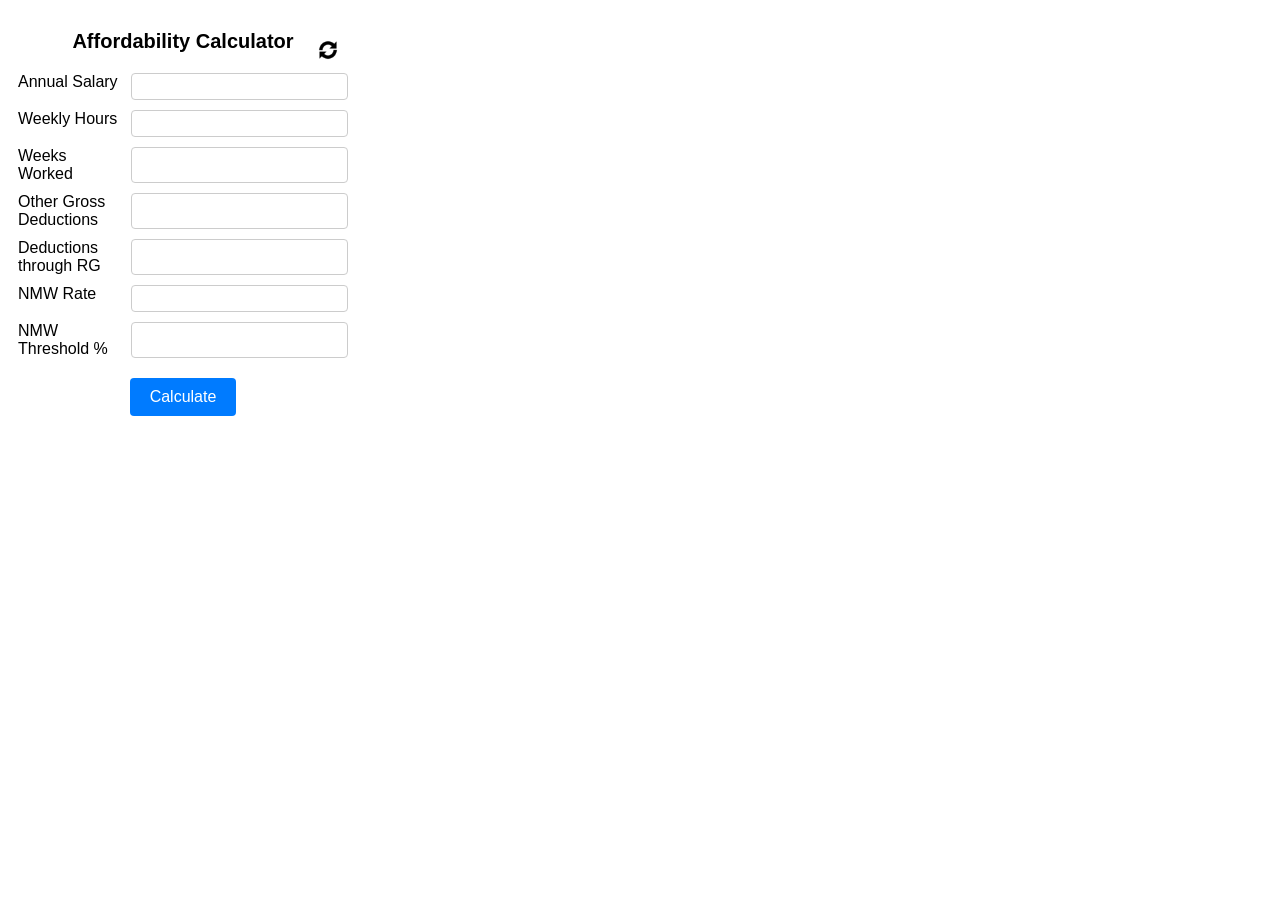
<file: popup.html>
<!DOCTYPE html>
<html lang="en">
<head>
  <meta charset="UTF-8">
  <meta name="viewport" content="width=device-width, initial-scale=1.0">
  <title>Affordability Calculator</title>
  <link rel="stylesheet" href="popup.css">
</head>
<body>
  <div id="calculator">
    <img src="images/refresh.png" id="clearAll" alt="Clear All" title="Clear All">
    <h1>Affordability Calculator</h1>
    <div class="input-group">
      <label for="annualSalary">Annual Salary</label>
      <input type="text" id="annualSalary">
    </div>
    <div class="input-group">
      <label for="weeklyHours">Weekly Hours</label>
      <input type="text" id="weeklyHours">
    </div>
    <div class="input-group">
      <label for="weeksWorked">Weeks Worked</label>
      <input type="text" id="weeksWorked">
    </div>
    <div class="input-group">
      <label for="otherGrossDeductions">Other Gross Deductions</label>
      <input type="text" id="otherGrossDeductions">
    </div>
    <div class="input-group">
      <label for="deductionsThroughRG">Deductions through RG</label>
      <input type="text" id="deductionsThroughRG">
    </div>
    <div class="input-group">
      <label for="nmwRate">NMW Rate</label>
      <input type="text" id="nmwRate">
    </div>
    <div class="input-group">
      <label for="nmwThresholdPercent">NMW Threshold %</label>
      <input type="text" id="nmwThresholdPercent">
    </div>
    <button id="calculate" class="styled-button">Calculate</button>
    <div id="result">
      <span id="resultLabel"></span>
      <button id="copyButton" class="styled-button" style="display: none;">Copy</button>
      <span id="copyStatus"></span>
    </div>
  </div>
  <script src="popup.js"></script>
</body>
</html>
</file>
<file: popup.css>
body {
  font-family: Arial, sans-serif;
  width: 350px;
  height: 600px; /* Increased height */
  padding: 10px;
  padding-bottom: 0px;
  box-sizing: border-box;
  text-align: center;
  margin-top: 0px;
  margin-bottom: 0px;
}

#calculator {
  display: flex;
  flex-direction: column;
  align-items: center;
  position: relative;
}

h1 {
  font-size: 20px; /* Smaller font size */
  margin-top: 20px; /* Added margin to ensure separation */
  margin-bottom: 20px;
}

.input-group {
  display: flex;
  justify-content: space-between;
  width: 100%;
  margin-bottom: 10px;
}

.input-group label {
  flex: 1;
  text-align: left;
  margin-right: 10px;
}

.input-group input {
  flex: 2;
  padding: 5px;
  border: 1px solid #ccc;
  border-radius: 4px;
}

.input-group input:focus {
  border-color: #007BFF;
  outline: none;
}

.input-group input.error {
  border-color: red; /* Example: Red border for invalid input */
}

button.styled-button {
  margin: 10px 0;
  padding: 10px 20px;
  font-size: 16px;
  background-color: #007BFF;
  color: white;
  border: none;
  border-radius: 4px;
  cursor: pointer;
  transition: background-color 0.3s;
}

button.styled-button:hover {
  background-color: #0056b3;
}

#result {
  margin-top: 20px;
}

#resultLabel {
  font-weight: bold;
  font-size: 18px; /* Increased font size */
  display: block;
  margin-bottom: 10px; /* Space between result and copy button */
}

#copyButton {
  display: block;
  margin: 10px auto;
}

#copyStatus {
  margin-left: 10px;
  color: green;
}

#clearAll {
  position: absolute;
  top: 10px;
  right: 10px;
  cursor: pointer;
  width: 20px;
  height: 20px;
  margin-top: 20px; /* Added margin-top for separation */
}
</file>
